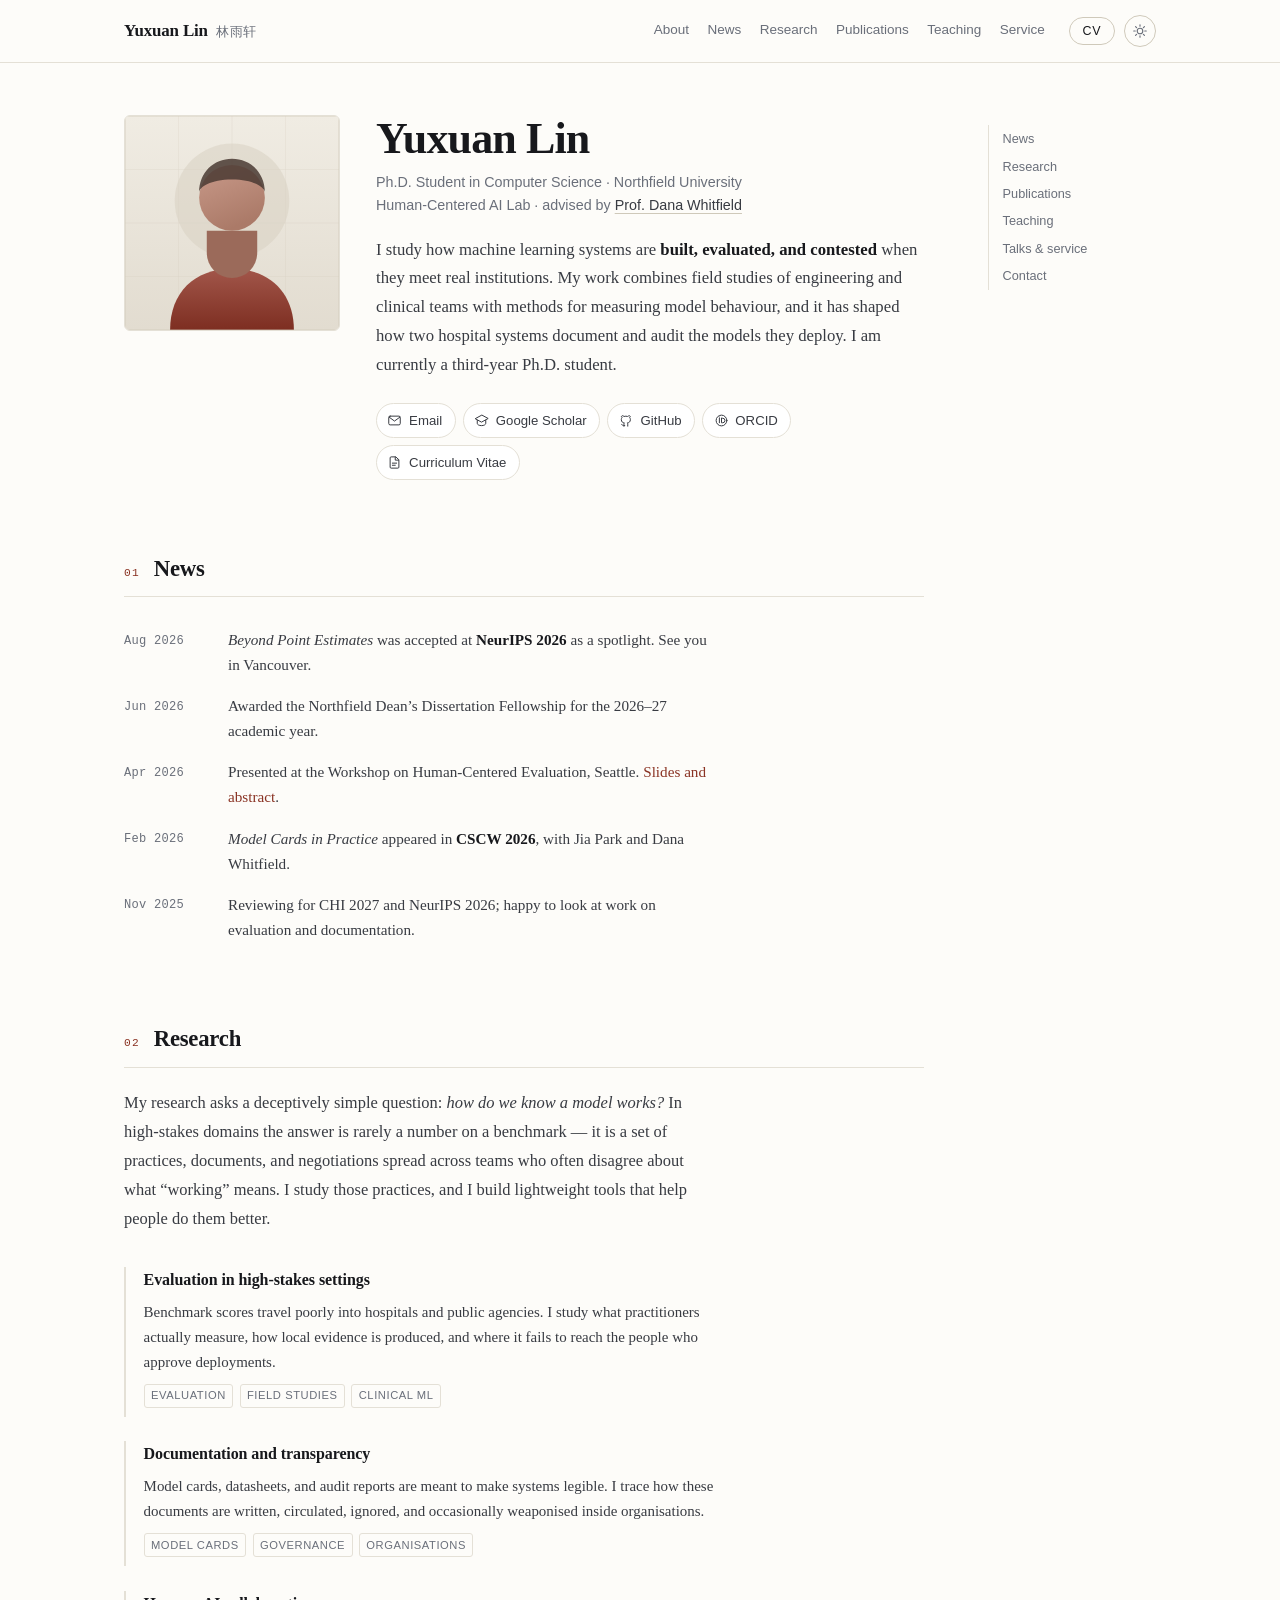
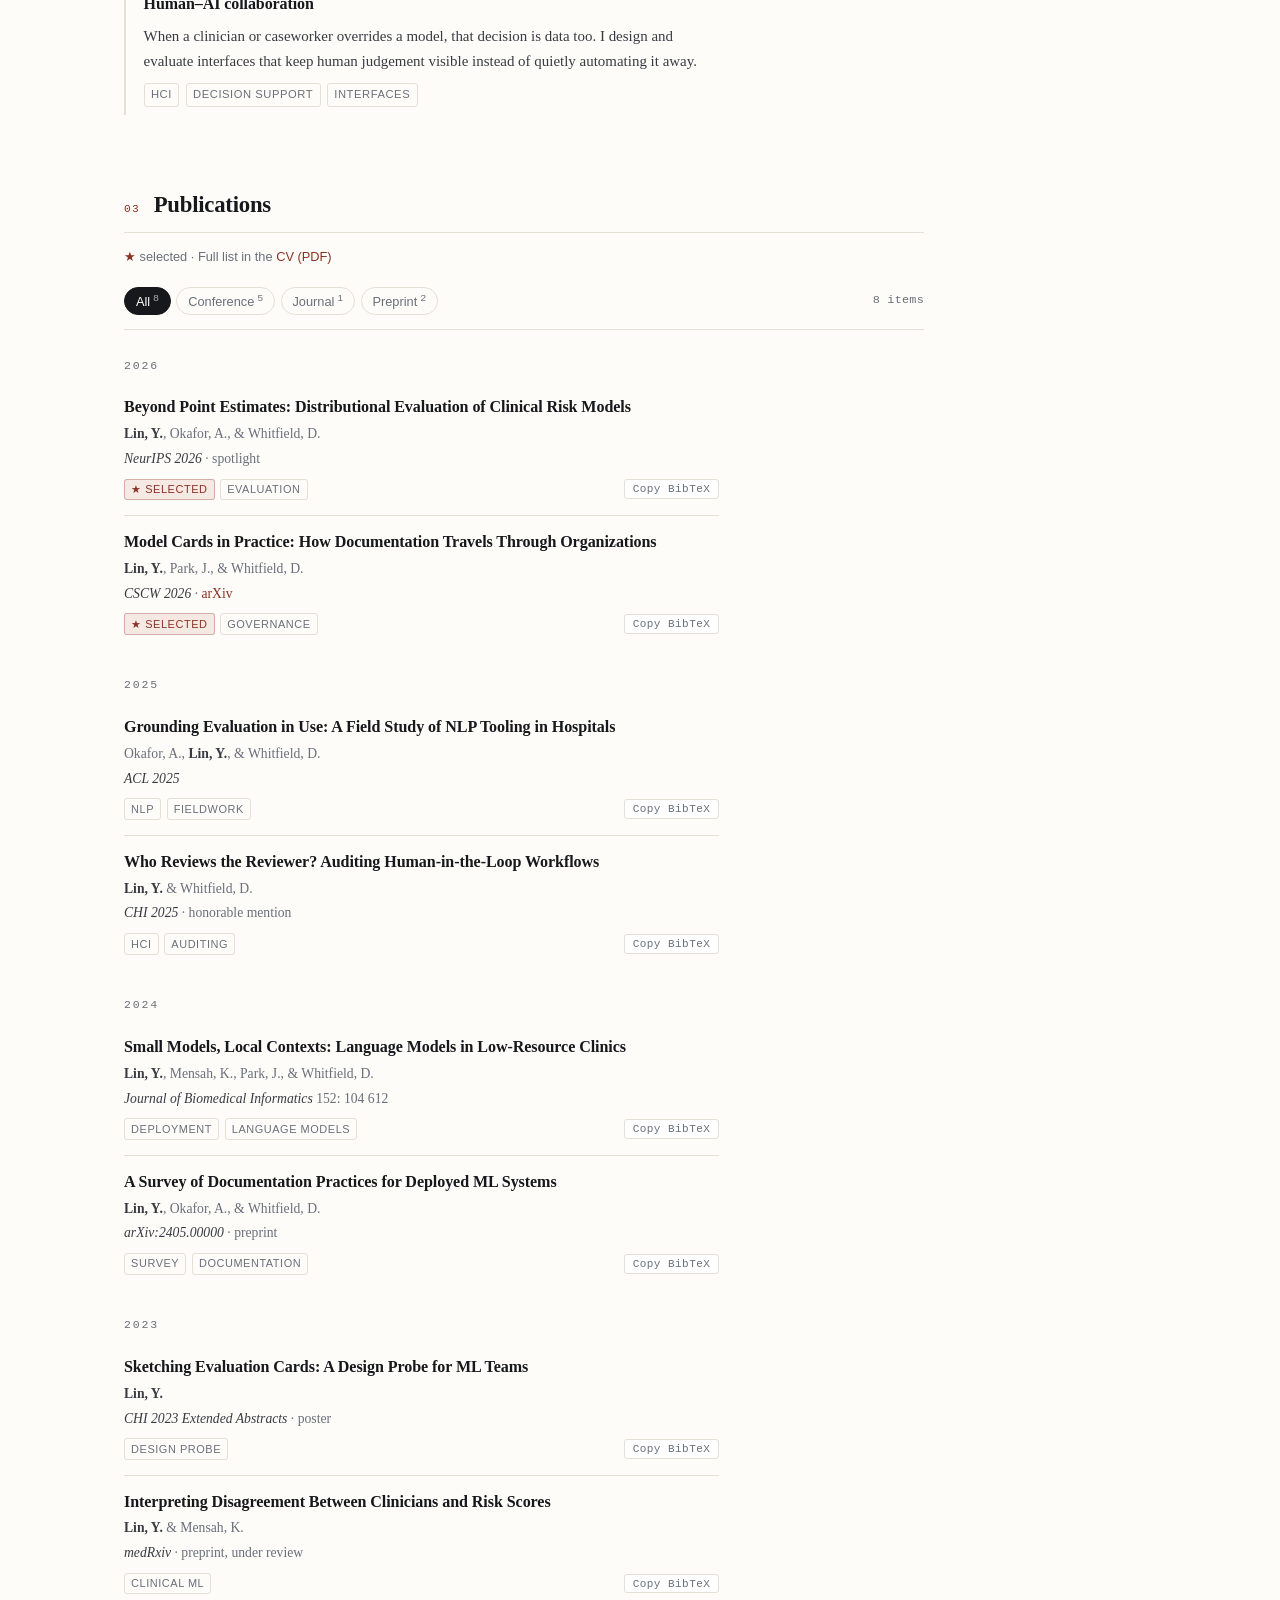
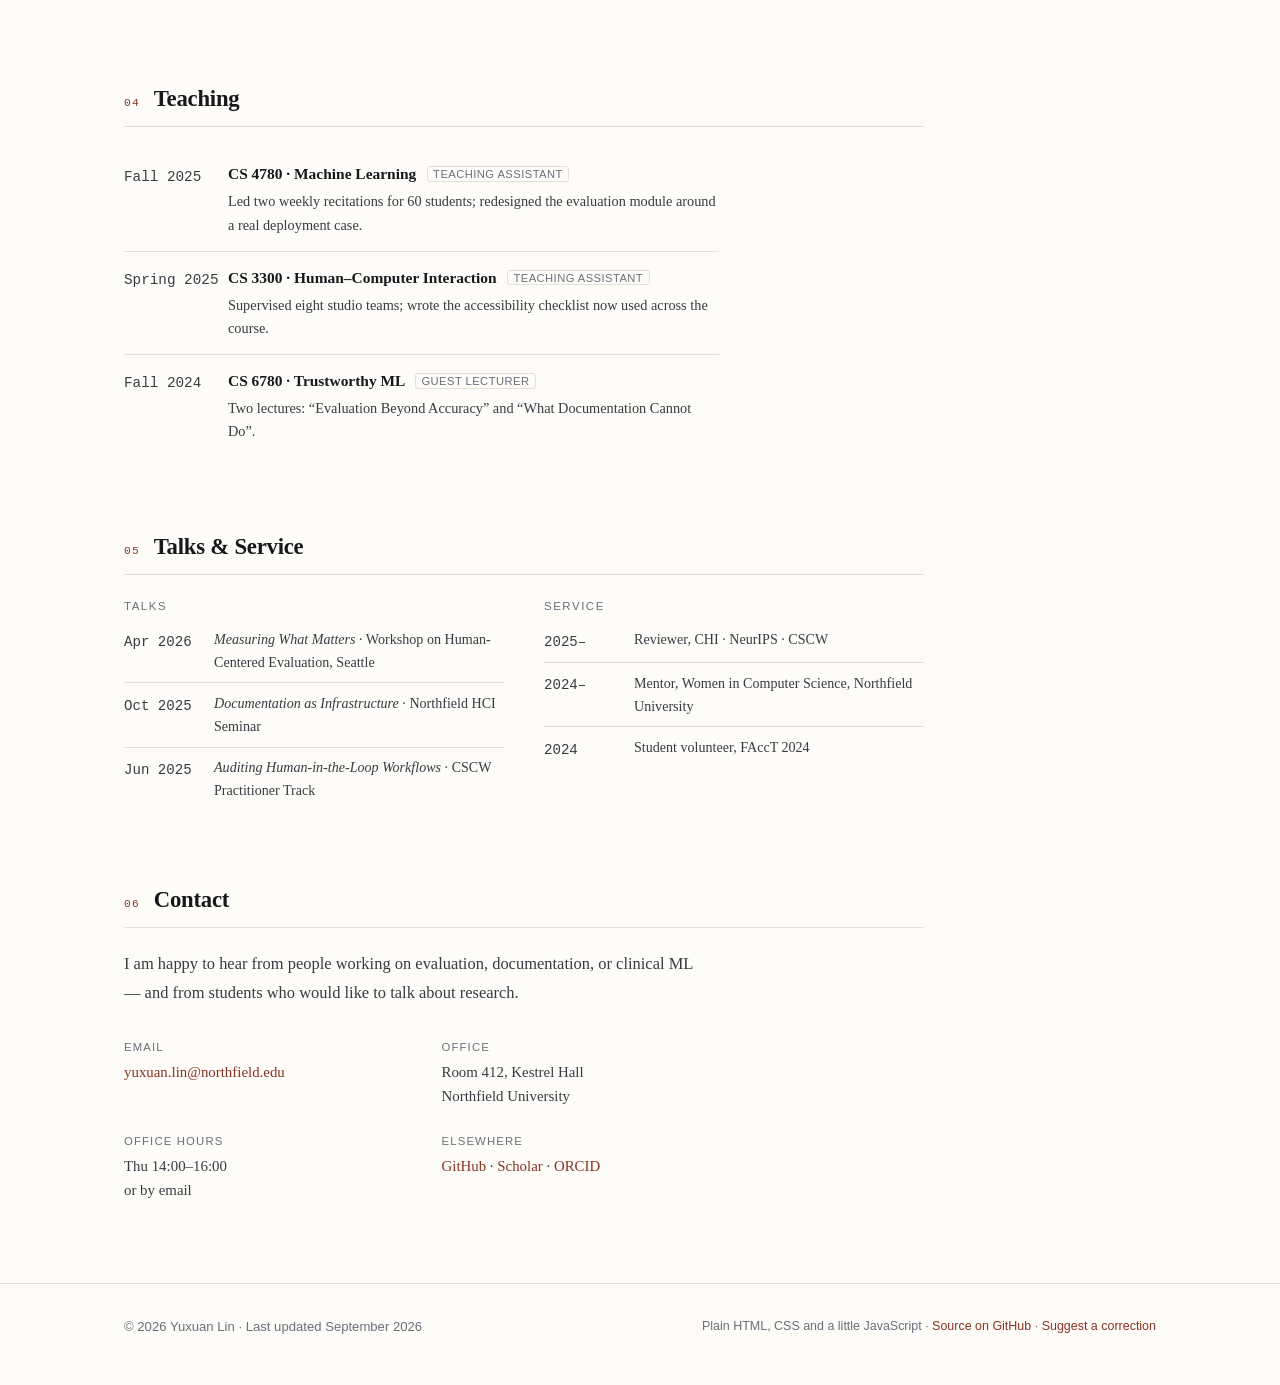
<file: homepage/index.html>
<!DOCTYPE html>
<html lang="en" data-theme="light">
<head>
<meta charset="UTF-8">
<meta name="viewport" content="width=device-width, initial-scale=1">
<title>Yuxuan Lin · Ph.D. Student in Computer Science</title>

<meta name="description" content="Yuxuan Lin is a Ph.D. student in Computer Science at Northfield University studying the evaluation of machine learning systems in high-stakes settings, model documentation, and human–AI collaboration.">
<meta name="author" content="Yuxuan Lin">
<meta name="theme-color" content="#fdfcf9" media="(prefers-color-scheme: light)">
<meta name="theme-color" content="#14161a" media="(prefers-color-scheme: dark)">

<!-- Open Graph / social preview: replace the absolute URLs after you deploy -->
<meta property="og:type" content="profile">
<meta property="og:title" content="Yuxuan Lin · Ph.D. Student in Computer Science">
<meta property="og:description" content="Human–centered evaluation of machine learning systems.">
<meta property="og:url" content="https://your-username.github.io/">
<meta property="og:image" content="https://xinghuayk.github.io/assets/og-cover.png">
<meta property="og:image:width" content="1200">
<meta property="og:image:height" content="630">
<meta property="og:image:alt" content="Yuxuan Lin — academic homepage cover">
<meta name="twitter:card" content="summary_large_image">
<meta name="twitter:title" content="Yuxuan Lin · Ph.D. Student in Computer Science">
<meta name="twitter:description" content="Human–centered evaluation of machine learning systems.">
<meta name="twitter:image" content="https://xinghuayk.github.io/assets/og-cover.png">

<link rel="icon" href="assets/favicon.svg" type="image/svg+xml">
<link rel="canonical" href="https://xinghuayk.github.io/">
<link rel="stylesheet" href="styles.css">

<!-- Apply the saved (or system) colour theme before first paint, so the page never flashes. -->
<script>
(function () {
  try {
    var saved = localStorage.getItem('theme');
    var prefersDark = window.matchMedia('(prefers-color-scheme: dark)').matches;
    document.documentElement.dataset.theme = saved || (prefersDark ? 'dark' : 'light');
  } catch (e) {}
})();
</script>

<script type="application/ld+json">
{
  "@context": "https://schema.org",
  "@type": "Person",
  "name": "Yuxuan Lin",
  "alternateName": "林雨轩",
  "jobTitle": "Ph.D. Student in Computer Science",
  "email": "mailto:yuxuan.lin@northfield.edu",
  "url": "https://your-username.github.io/",
  "affiliation": { "@type": "CollegeOrUniversity", "name": "Northfield University" },
  "knowsAbout": ["Human–computer interaction", "Machine learning evaluation", "Model documentation", "Human–AI collaboration"],
  "sameAs": [
    "https://github.com/your-username",
    "https://scholar.google.com/citations?user=XXXXXXXX",
    "https://orcid.org/0000-0000-0000-0000"
  ]
}
</script>
</head>

<body>
<a class="skip-link" href="#main">Skip to content</a>

<header class="topbar">
  <div class="topbar-inner">
    <a class="brand" href="#top">
      <span class="brand-name">Yuxuan Lin</span>
      <span class="brand-cn">林雨轩</span>
    </a>

    <nav class="nav" aria-label="Section navigation">
      <a href="#top">About</a>
      <a href="#news">News</a>
      <a href="#research">Research</a>
      <a href="#publications">Publications</a>
      <a href="#teaching">Teaching</a>
      <a href="#service">Service</a>
    </nav>

    <div class="topbar-tools">
      <a class="cv-button" href="cv.html">CV</a>
      <button class="theme-toggle" type="button" aria-label="Switch to dark theme" aria-pressed="false" data-theme-toggle>
        <svg class="icon-sun" viewBox="0 0 24 24" aria-hidden="true" focusable="false">
          <circle cx="12" cy="12" r="4.2"></circle>
          <path d="M12 2.6v2.3M12 19.1v2.3M2.6 12h2.3M19.1 12h2.3M5.3 5.3l1.6 1.6M17.1 17.1l1.6 1.6M18.7 5.3l-1.6 1.6M6.9 17.1l-1.6 1.6"></path>
        </svg>
        <svg class="icon-moon" viewBox="0 0 24 24" aria-hidden="true" focusable="false">
          <path d="M20.2 14.4A8.3 8.3 0 0 1 9.6 3.8 8.6 8.6 0 1 0 20.2 14.4Z"></path>
        </svg>
      </button>
    </div>
  </div>
</header>

<main id="main">
  <div class="shell">

    <!-- ======================= HERO ======================= -->
    <section class="hero" id="top" aria-labelledby="hero-title">
      <div class="hero-photo">
        <!-- Replace assets/portrait.svg with assets/portrait.jpg and update this src. -->
        <img src="assets/portrait.svg" width="280" height="280"
             alt="Portrait of Yuxuan Lin">
      </div>

      <div class="hero-body">
        <h1 id="hero-title">Yuxuan Lin</h1>

        <p class="hero-role">
          Ph.D. Student in Computer Science · Northfield University<br>
          Human-Centered AI Lab · advised by
          <a href="https://example.edu/whitfield">Prof. Dana Whitfield</a>
        </p>

        <p class="hero-bio">
          I study how machine learning systems are <strong>built, evaluated, and contested</strong>
          when they meet real institutions. My work combines field studies of engineering and clinical
          teams with methods for measuring model behaviour, and it has shaped how two hospital systems
          document and audit the models they deploy. I am currently a third-year Ph.D. student.
        </p>

        <ul class="hero-links" aria-label="Profiles and contact">
          <li>
            <a href="mailto:yuxuan.lin@northfield.edu">
              <svg viewBox="0 0 24 24" aria-hidden="true" focusable="false"><rect x="2.8" y="5" width="18.4" height="14" rx="2.2"></rect><path d="m3.4 6.6 8.6 6.3 8.6-6.3"></path></svg>
              Email
            </a>
          </li>
          <li>
            <a href="https://scholar.google.com/citations?user=XXXXXXXX" target="_blank" rel="noopener">
              <svg viewBox="0 0 24 24" aria-hidden="true" focusable="false"><path d="M12 3.6 1.9 9.1 12 14.6l10.1-5.5z"></path><path d="M5.2 11.7v4.9c0 2 3 3.6 6.8 3.6s6.8-1.6 6.8-3.6v-4.9"></path></svg>
              Google Scholar
            </a>
          </li>
          <li>
            <a href="https://github.com/your-username" target="_blank" rel="noopener">
              <svg viewBox="0 0 24 24" aria-hidden="true" focusable="false"><path d="M9.2 20.3c-3.4 1-3.4-1.7-4.8-2M14 21v-3.1a2.7 2.7 0 0 0-.7-2.1c2.4-.3 4.9-1.2 4.9-5.4a4.3 4.3 0 0 0-1.2-3 1.9 1.9 0 0 0 0-3.1s-1-.3-3.2 1.2a11 11 0 0 0-5.7 0C5.9 4 4.9 4.3 4.9 4.3a1.9 1.9 0 0 0 0 3.1 4.3 4.3 0 0 0-1.2 3c0 4.2 2.5 5.1 4.9 5.4a2.7 2.7 0 0 0-.7 2.1V21"></path></svg>
              GitHub
            </a>
          </li>
          <li>
            <a href="https://orcid.org/0000-0000-0000-0000" target="_blank" rel="noopener">
              <svg viewBox="0 0 24 24" aria-hidden="true" focusable="false"><circle cx="12" cy="12" r="8.6"></circle><path d="M8.6 8.4v7.2M8.6 6.5h.01M12 8.4v7.2h1.9a3.6 3.6 0 0 0 0-7.2H12"></path></svg>
              ORCID
            </a>
          </li>
          <li>
            <a href="cv.html">
              <svg viewBox="0 0 24 24" aria-hidden="true" focusable="false"><path d="M13.4 3H6.6A1.6 1.6 0 0 0 5 4.6v14.8A1.6 1.6 0 0 0 6.6 21h10.8a1.6 1.6 0 0 0 1.6-1.6V8.2z"></path><path d="M13.2 3.2v5h5.2M8.6 13h6.8M8.6 16.4h4.6"></path></svg>
              Curriculum Vitae
            </a>
          </li>
        </ul>
      </div>
    </section>

    <!-- ======================= NEWS ======================= -->
    <section class="section" id="news" aria-labelledby="news-title">
      <h2 id="news-title"><span class="eyebrow">01</span>News</h2>

      <ul class="news">
        <li>
          <time datetime="2026-08">Aug 2026</time>
          <p><em>Beyond Point Estimates</em> was accepted at <strong>NeurIPS 2026</strong> as a spotlight. See you in Vancouver.</p>
        </li>
        <li>
          <time datetime="2026-06">Jun 2026</time>
          <p>Awarded the Northfield Dean&rsquo;s Dissertation Fellowship for the 2026&ndash;27 academic year.</p>
        </li>
        <li>
          <time datetime="2026-04">Apr 2026</time>
          <p>Presented at the Workshop on Human-Centered Evaluation, Seattle. <a href="#publications">Slides and abstract</a>.</p>
        </li>
        <li>
          <time datetime="2026-02">Feb 2026</time>
          <p><em>Model Cards in Practice</em> appeared in <strong>CSCW 2026</strong>, with Jia Park and Dana Whitfield.</p>
        </li>
        <li>
          <time datetime="2025-11">Nov 2025</time>
          <p>Reviewing for CHI 2027 and NeurIPS 2026; happy to look at work on evaluation and documentation.</p>
        </li>
      </ul>
    </section>

    <!-- ======================= RESEARCH ======================= -->
    <section class="section" id="research" aria-labelledby="research-title">
      <h2 id="research-title"><span class="eyebrow">02</span>Research</h2>

      <p class="lead">
        My research asks a deceptively simple question: <em>how do we know a model works?</em>
        In high-stakes domains the answer is rarely a number on a benchmark &mdash; it is a set of
        practices, documents, and negotiations spread across teams who often disagree about what
        &ldquo;working&rdquo; means. I study those practices, and I build lightweight tools that help
        people do them better.
      </p>

      <div class="interests">
        <article class="interest">
          <h3>Evaluation in high-stakes settings</h3>
          <p>
            Benchmark scores travel poorly into hospitals and public agencies. I study what
            practitioners actually measure, how local evidence is produced, and where it fails to
            reach the people who approve deployments.
          </p>
          <p class="keywords"><span>Evaluation</span><span>Field studies</span><span>Clinical ML</span></p>
        </article>

        <article class="interest">
          <h3>Documentation and transparency</h3>
          <p>
            Model cards, datasheets, and audit reports are meant to make systems legible. I trace how
            these documents are written, circulated, ignored, and occasionally weaponised inside
            organisations.
          </p>
          <p class="keywords"><span>Model cards</span><span>Governance</span><span>Organisations</span></p>
        </article>

        <article class="interest">
          <h3>Human&ndash;AI collaboration</h3>
          <p>
            When a clinician or caseworker overrides a model, that decision is data too. I design and
            evaluate interfaces that keep human judgement visible instead of quietly automating it away.
          </p>
          <p class="keywords"><span>HCI</span><span>Decision support</span><span>Interfaces</span></p>
        </article>
      </div>
    </section>

    <!-- ======================= PUBLICATIONS ======================= -->
    <section class="section" id="publications" aria-labelledby="publications-title">
      <h2 id="publications-title"><span class="eyebrow">03</span>Publications</h2>

      <p class="section-note">
        <span class="legend"><span class="star" aria-hidden="true">★</span> selected</span>
        ·
        <span>Full list in the <a href="assets/cv.pdf">CV (PDF)</a></span>
      </p>

      <div class="pub-toolbar">
        <div class="filters" role="group" aria-label="Filter publications by type">
          <button type="button" class="chip is-active" data-filter="all" aria-pressed="true">All<sup>8</sup></button>
          <button type="button" class="chip" data-filter="conference" aria-pressed="false">Conference<sup>5</sup></button>
          <button type="button" class="chip" data-filter="journal" aria-pressed="false">Journal<sup>1</sup></button>
          <button type="button" class="chip" data-filter="preprint" aria-pressed="false">Preprint<sup>2</sup></button>
        </div>
        <p class="pub-count" role="status" aria-live="polite">8 items</p>
      </div>

      <div class="pub-list" id="pub-list">

        <div class="pub-year" data-year-group>
          <p class="year">2026</p>

          <article class="pub" data-type="conference">
            <h3 class="pub-title"><a href="#">Beyond Point Estimates: Distributional Evaluation of Clinical Risk Models</a></h3>
            <p class="pub-authors"><strong>Lin, Y.</strong>, Okafor, A., &amp; Whitfield, D.</p>
            <p class="pub-venue"><em>NeurIPS 2026</em> · spotlight</p>
            <div class="pub-tools">
              <span class="tag tag--selected"><span aria-hidden="true">★</span> selected</span>
              <span class="tag">Evaluation</span>
              <button type="button" class="bib" data-bibtex="@inproceedings{lin2026beyond,
  title     = {Beyond Point Estimates: Distributional Evaluation of Clinical Risk Models},
  author    = {Lin, Yuxuan and Okafor, Adaeze and Whitfield, Dana},
  booktitle = {Advances in Neural Information Processing Systems (NeurIPS)},
  year      = {2026},
  note      = {Spotlight}
}">Copy BibTeX</button>
            </div>
          </article>

          <article class="pub" data-type="conference">
            <h3 class="pub-title"><a href="#">Model Cards in Practice: How Documentation Travels Through Organizations</a></h3>
            <p class="pub-authors"><strong>Lin, Y.</strong>, Park, J., &amp; Whitfield, D.</p>
            <p class="pub-venue"><em>CSCW 2026</em> · <a href="#">arXiv</a></p>
            <div class="pub-tools">
              <span class="tag tag--selected"><span aria-hidden="true">★</span> selected</span>
              <span class="tag">Governance</span>
              <button type="button" class="bib" data-bibtex="@inproceedings{lin2026modelcards,
  title     = {Model Cards in Practice: How Documentation Travels Through Organizations},
  author    = {Lin, Yuxuan and Park, Jia and Whitfield, Dana},
  booktitle = {Proceedings of CSCW},
  year      = {2026}
}">Copy BibTeX</button>
            </div>
          </article>
        </div>

        <div class="pub-year" data-year-group>
          <p class="year">2025</p>

          <article class="pub" data-type="conference">
            <h3 class="pub-title"><a href="#">Grounding Evaluation in Use: A Field Study of NLP Tooling in Hospitals</a></h3>
            <p class="pub-authors">Okafor, A., <strong>Lin, Y.</strong>, &amp; Whitfield, D.</p>
            <p class="pub-venue"><em>ACL 2025</em></p>
            <div class="pub-tools">
              <span class="tag">NLP</span>
              <span class="tag">Fieldwork</span>
              <button type="button" class="bib" data-bibtex="@inproceedings{okafor2025grounding,
  title     = {Grounding Evaluation in Use: A Field Study of NLP Tooling in Hospitals},
  author    = {Okafor, Adaeze and Lin, Yuxuan and Whitfield, Dana},
  booktitle = {Proceedings of ACL},
  year      = {2025}
}">Copy BibTeX</button>
            </div>
          </article>

          <article class="pub" data-type="conference">
            <h3 class="pub-title"><a href="#">Who Reviews the Reviewer? Auditing Human-in-the-Loop Workflows</a></h3>
            <p class="pub-authors"><strong>Lin, Y.</strong> &amp; Whitfield, D.</p>
            <p class="pub-venue"><em>CHI 2025</em> · honorable mention</p>
            <div class="pub-tools">
              <span class="tag">HCI</span>
              <span class="tag">Auditing</span>
              <button type="button" class="bib" data-bibtex="@inproceedings{lin2025who,
  title     = {Who Reviews the Reviewer? Auditing Human-in-the-Loop Workflows},
  author    = {Lin, Yuxuan and Whitfield, Dana},
  booktitle = {Proceedings of CHI},
  year      = {2025}
}">Copy BibTeX</button>
            </div>
          </article>
        </div>

        <div class="pub-year" data-year-group>
          <p class="year">2024</p>

          <article class="pub" data-type="journal">
            <h3 class="pub-title"><a href="#">Small Models, Local Contexts: Language Models in Low-Resource Clinics</a></h3>
            <p class="pub-authors"><strong>Lin, Y.</strong>, Mensah, K., Park, J., &amp; Whitfield, D.</p>
            <p class="pub-venue"><em>Journal of Biomedical Informatics</em> 152: 104&nbsp;612</p>
            <div class="pub-tools">
              <span class="tag">Deployment</span>
              <span class="tag">Language models</span>
              <button type="button" class="bib" data-bibtex="@article{lin2024small,
  title   = {Small Models, Local Contexts: Language Models in Low-Resource Clinics},
  author  = {Lin, Yuxuan and Mensah, Kwame and Park, Jia and Whitfield, Dana},
  journal = {Journal of Biomedical Informatics},
  volume  = {152},
  pages   = {104612},
  year    = {2024}
}">Copy BibTeX</button>
            </div>
          </article>

          <article class="pub" data-type="preprint">
            <h3 class="pub-title"><a href="#">A Survey of Documentation Practices for Deployed ML Systems</a></h3>
            <p class="pub-authors"><strong>Lin, Y.</strong>, Okafor, A., &amp; Whitfield, D.</p>
            <p class="pub-venue"><em>arXiv:2405.00000</em> · preprint</p>
            <div class="pub-tools">
              <span class="tag">Survey</span>
              <span class="tag">Documentation</span>
              <button type="button" class="bib" data-bibtex="@misc{lin2024survey,
  title        = {A Survey of Documentation Practices for Deployed ML Systems},
  author       = {Lin, Yuxuan and Okafor, Adaeze and Whitfield, Dana},
  year         = {2024},
  eprint       = {2405.00000},
  archivePrefix = {arXiv}
}">Copy BibTeX</button>
            </div>
          </article>
        </div>

        <div class="pub-year" data-year-group>
          <p class="year">2023</p>

          <article class="pub" data-type="conference">
            <h3 class="pub-title"><a href="#">Sketching Evaluation Cards: A Design Probe for ML Teams</a></h3>
            <p class="pub-authors"><strong>Lin, Y.</strong></p>
            <p class="pub-venue"><em>CHI 2023 Extended Abstracts</em> · poster</p>
            <div class="pub-tools">
              <span class="tag">Design probe</span>
              <button type="button" class="bib" data-bibtex="@inproceedings{lin2023sketching,
  title     = {Sketching Evaluation Cards: A Design Probe for ML Teams},
  author    = {Lin, Yuxuan},
  booktitle = {CHI Extended Abstracts},
  year      = {2023}
}">Copy BibTeX</button>
            </div>
          </article>

          <article class="pub" data-type="preprint">
            <h3 class="pub-title"><a href="#">Interpreting Disagreement Between Clinicians and Risk Scores</a></h3>
            <p class="pub-authors"><strong>Lin, Y.</strong> &amp; Mensah, K.</p>
            <p class="pub-venue"><em>medRxiv</em> · preprint, under review</p>
            <div class="pub-tools">
              <span class="tag">Clinical ML</span>
              <button type="button" class="bib" data-bibtex="@misc{lin2023interpreting,
  title  = {Interpreting Disagreement Between Clinicians and Risk Scores},
  author = {Lin, Yuxuan and Mensah, Kwame},
  year   = {2023},
  note   = {Preprint, medRxiv}
}">Copy BibTeX</button>
            </div>
          </article>
        </div>

        <p class="pub-empty" hidden>No publications of this type yet.</p>
      </div>
    </section>

    <!-- ======================= TEACHING ======================= -->
    <section class="section" id="teaching" aria-labelledby="teaching-title">
      <h2 id="teaching-title"><span class="eyebrow">04</span>Teaching</h2>

      <ul class="entries">
        <li class="entry">
          <p class="entry-when">Fall 2025</p>
          <div class="entry-body">
            <h3>CS 4780 &middot; Machine Learning <span class="role">Teaching assistant</span></h3>
            <p>Led two weekly recitations for 60 students; redesigned the evaluation module around a real deployment case.</p>
          </div>
        </li>
        <li class="entry">
          <p class="entry-when">Spring 2025</p>
          <div class="entry-body">
            <h3>CS 3300 &middot; Human&ndash;Computer Interaction <span class="role">Teaching assistant</span></h3>
            <p>Supervised eight studio teams; wrote the accessibility checklist now used across the course.</p>
          </div>
        </li>
        <li class="entry">
          <p class="entry-when">Fall 2024</p>
          <div class="entry-body">
            <h3>CS 6780 &middot; Trustworthy ML <span class="role">Guest lecturer</span></h3>
            <p>Two lectures: &ldquo;Evaluation Beyond Accuracy&rdquo; and &ldquo;What Documentation Cannot Do&rdquo;.</p>
          </div>
        </li>
      </ul>
    </section>

    <!-- ======================= SERVICE / TALKS ======================= -->
    <section class="section" id="service" aria-labelledby="service-title">
      <h2 id="service-title"><span class="eyebrow">05</span>Talks &amp; Service</h2>

      <div class="columns">
        <div>
          <h3 class="mini-heading">Talks</h3>
          <ul class="entries entries--compact">
            <li class="entry">
              <p class="entry-when">Apr 2026</p>
              <div class="entry-body">
                <p><em>Measuring What Matters</em> · Workshop on Human-Centered Evaluation, Seattle</p>
              </div>
            </li>
            <li class="entry">
              <p class="entry-when">Oct 2025</p>
              <div class="entry-body">
                <p><em>Documentation as Infrastructure</em> · Northfield HCI Seminar</p>
              </div>
            </li>
            <li class="entry">
              <p class="entry-when">Jun 2025</p>
              <div class="entry-body">
                <p><em>Auditing Human-in-the-Loop Workflows</em> · CSCW Practitioner Track</p>
              </div>
            </li>
          </ul>
        </div>

        <div>
          <h3 class="mini-heading">Service</h3>
          <ul class="entries entries--compact">
            <li class="entry">
              <p class="entry-when">2025&ndash;</p>
              <div class="entry-body"><p>Reviewer, CHI · NeurIPS · CSCW</p></div>
            </li>
            <li class="entry">
              <p class="entry-when">2024&ndash;</p>
              <div class="entry-body"><p>Mentor, Women in Computer Science, Northfield University</p></div>
            </li>
            <li class="entry">
              <p class="entry-when">2024</p>
              <div class="entry-body"><p>Student volunteer, FAccT 2024</p></div>
            </li>
          </ul>
        </div>
      </div>
    </section>

    <!-- ======================= CONTACT ======================= -->
    <section class="section section--contact" id="contact" aria-labelledby="contact-title">
      <h2 id="contact-title"><span class="eyebrow">06</span>Contact</h2>

      <p class="lead">
        I am happy to hear from people working on evaluation, documentation, or clinical ML &mdash;
        and from students who would like to talk about research.
      </p>

      <dl class="contact-grid">
        <div>
          <dt>Email</dt>
          <dd><a href="mailto:yuxuan.lin@northfield.edu">yuxuan.lin@northfield.edu</a></dd>
        </div>
        <div>
          <dt>Office</dt>
          <dd>Room 412, Kestrel Hall<br>Northfield University</dd>
        </div>
        <div>
          <dt>Office hours</dt>
          <dd>Thu 14:00–16:00<br>or by email</dd>
        </div>
        <div>
          <dt>Elsewhere</dt>
          <dd>
            <a href="https://github.com/your-username">GitHub</a> ·
            <a href="https://scholar.google.com/citations?user=XXXXXXXX">Scholar</a> ·
            <a href="https://orcid.org/0000-0000-0000-0000">ORCID</a>
          </dd>
        </div>
      </dl>
    </section>

  </div><!-- /.shell -->

  <!-- Sticky table of contents, wide screens only -->
  <aside class="toc" aria-label="On this page">
    <ul>
      <li><a href="#news">News</a></li>
      <li><a href="#research">Research</a></li>
      <li><a href="#publications">Publications</a></li>
      <li><a href="#teaching">Teaching</a></li>
      <li><a href="#service">Talks &amp; service</a></li>
      <li><a href="#contact">Contact</a></li>
    </ul>
  </aside>
</main>

<footer class="footer">
  <div class="footer-inner">
    <p>&copy; <span data-year>2026</span> Yuxuan Lin · Last updated <time datetime="2026-09">September 2026</time></p>
    <p class="footer-meta">
      Plain HTML, CSS and a little JavaScript &middot;
      <a href="https://github.com/your-username/your-username.github.io">Source on GitHub</a> &middot;
      <a href="mailto:yuxuan.lin@northfield.edu">Suggest a correction</a>
    </p>
  </div>
</footer>

<div class="toast" role="status" aria-live="polite" hidden>BibTeX copied to clipboard</div>

<script src="script.js"></script>
</body>
</html>
</file>
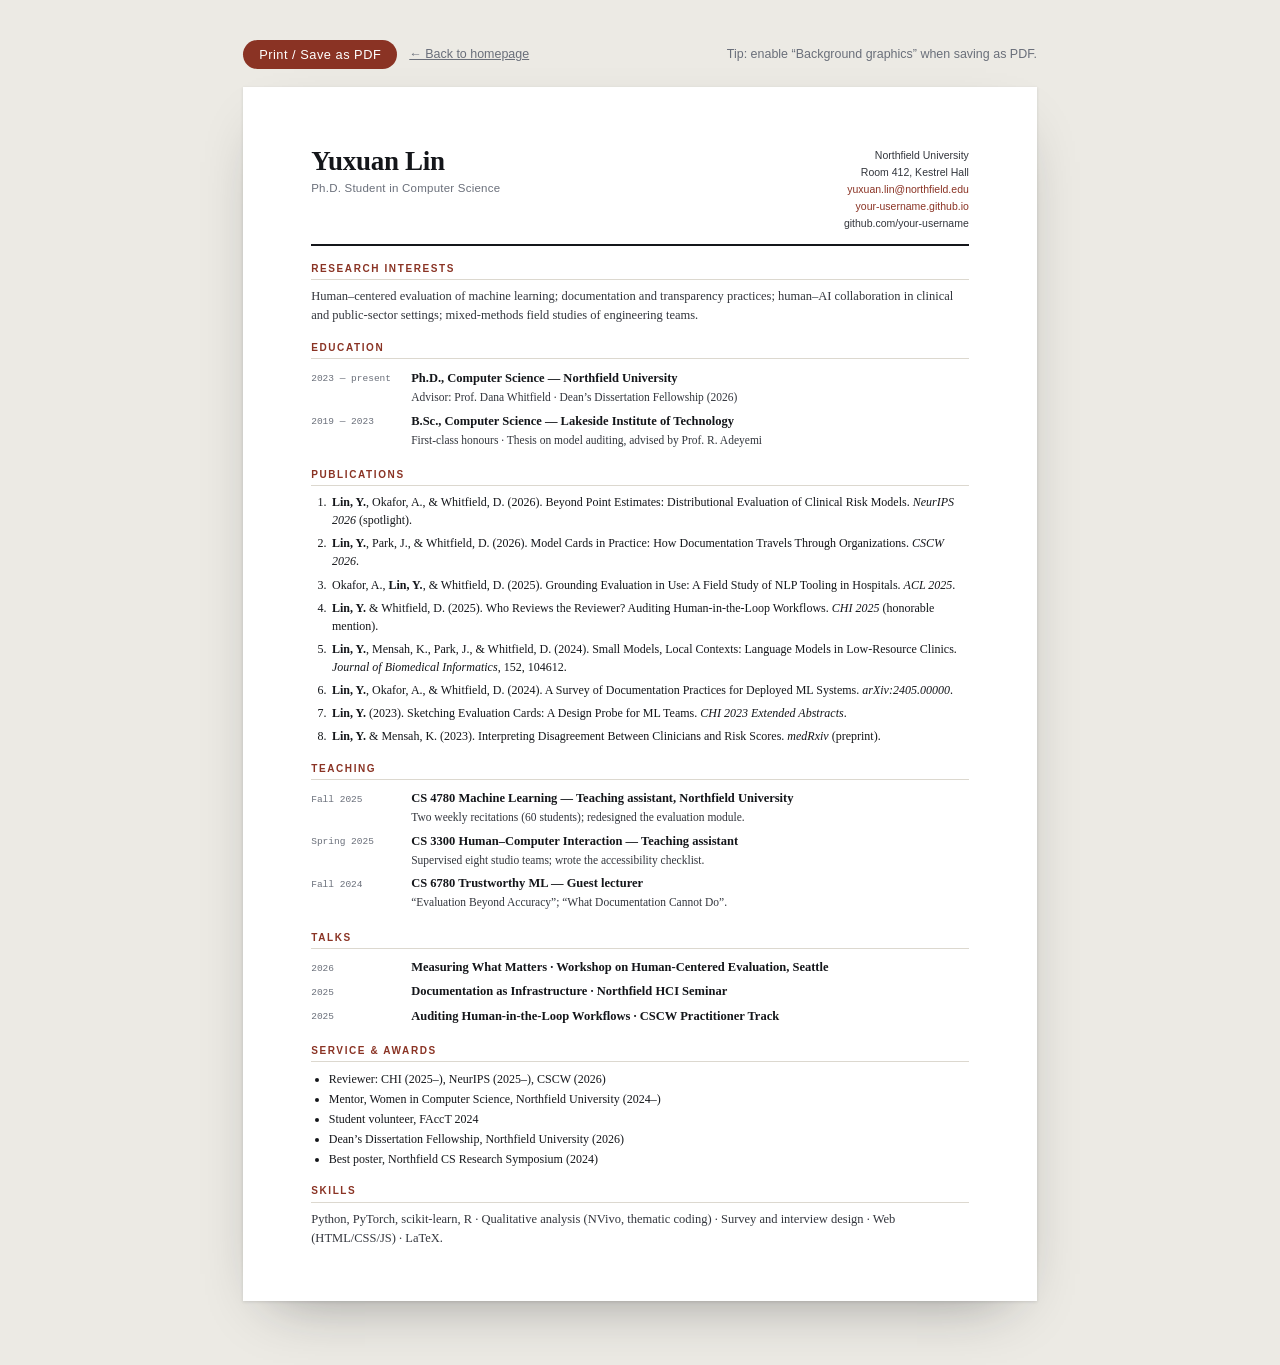
<file: homepage/cv.html>
<!DOCTYPE html>
<html lang="en">
<head>
<meta charset="UTF-8">
<meta name="viewport" content="width=device-width, initial-scale=1">
<title>Yuxuan Lin — Curriculum Vitae</title>
<link rel="icon" href="assets/favicon.svg" type="image/svg+xml">
<link rel="stylesheet" href="cv.css">
</head>
<body>

<div class="toolbar" aria-hidden="true">
  <button type="button" class="print-button" onclick="window.print()">Print / Save as PDF</button>
  <a class="back-link" href="index.html">← Back to homepage</a>
  <span class="hint">Tip: enable “Background graphics” when saving as PDF.</span>
</div>

<main class="cv">

  <header class="cv-head">
    <div>
      <h1>Yuxuan Lin</h1>
      <p class="headline">Ph.D. Student in Computer Science</p>
    </div>
    <address class="contact">
      Northfield University<br>
      Room 412, Kestrel Hall<br>
      <a href="mailto:yuxuan.lin@northfield.edu">yuxuan.lin@northfield.edu</a><br>
      <a href="https://your-username.github.io/">your-username.github.io</a><br>
      github.com/your-username
    </address>
  </header>

  <section>
    <h2>Research interests</h2>
    <p class="body">
      Human–centered evaluation of machine learning; documentation and transparency practices;
      human–AI collaboration in clinical and public-sector settings; mixed-methods field studies
      of engineering teams.
    </p>
  </section>

  <section>
    <h2>Education</h2>
    <div class="row">
      <p class="when">2023 — present</p>
      <div class="what">
        <p class="primary">Ph.D., Computer Science — Northfield University</p>
        <p class="secondary">Advisor: Prof. Dana Whitfield · Dean’s Dissertation Fellowship (2026)</p>
      </div>
    </div>
    <div class="row">
      <p class="when">2019 — 2023</p>
      <div class="what">
        <p class="primary">B.Sc., Computer Science — Lakeside Institute of Technology</p>
        <p class="secondary">First-class honours · Thesis on model auditing, advised by Prof. R. Adeyemi</p>
      </div>
    </div>
  </section>

  <section>
    <h2>Publications</h2>
    <ol class="pubs">
      <li>
        <span class="me">Lin, Y.</span>, Okafor, A., &amp; Whitfield, D. (2026).
        Beyond Point Estimates: Distributional Evaluation of Clinical Risk Models.
        <em>NeurIPS 2026</em> (spotlight).
      </li>
      <li>
        <span class="me">Lin, Y.</span>, Park, J., &amp; Whitfield, D. (2026).
        Model Cards in Practice: How Documentation Travels Through Organizations.
        <em>CSCW 2026</em>.
      </li>
      <li>
        Okafor, A., <span class="me">Lin, Y.</span>, &amp; Whitfield, D. (2025).
        Grounding Evaluation in Use: A Field Study of NLP Tooling in Hospitals.
        <em>ACL 2025</em>.
      </li>
      <li>
        <span class="me">Lin, Y.</span> &amp; Whitfield, D. (2025).
        Who Reviews the Reviewer? Auditing Human-in-the-Loop Workflows.
        <em>CHI 2025</em> (honorable mention).
      </li>
      <li>
        <span class="me">Lin, Y.</span>, Mensah, K., Park, J., &amp; Whitfield, D. (2024).
        Small Models, Local Contexts: Language Models in Low-Resource Clinics.
        <em>Journal of Biomedical Informatics</em>, 152, 104612.
      </li>
      <li>
        <span class="me">Lin, Y.</span>, Okafor, A., &amp; Whitfield, D. (2024).
        A Survey of Documentation Practices for Deployed ML Systems. <em>arXiv:2405.00000</em>.
      </li>
      <li>
        <span class="me">Lin, Y.</span> (2023). Sketching Evaluation Cards: A Design Probe for ML Teams.
        <em>CHI 2023 Extended Abstracts</em>.
      </li>
      <li>
        <span class="me">Lin, Y.</span> &amp; Mensah, K. (2023).
        Interpreting Disagreement Between Clinicians and Risk Scores. <em>medRxiv</em> (preprint).
      </li>
    </ol>
  </section>

  <section>
    <h2>Teaching</h2>
    <div class="row">
      <p class="when">Fall 2025</p>
      <div class="what">
        <p class="primary">CS 4780 Machine Learning — Teaching assistant, Northfield University</p>
        <p class="secondary">Two weekly recitations (60 students); redesigned the evaluation module.</p>
      </div>
    </div>
    <div class="row">
      <p class="when">Spring 2025</p>
      <div class="what">
        <p class="primary">CS 3300 Human–Computer Interaction — Teaching assistant</p>
        <p class="secondary">Supervised eight studio teams; wrote the accessibility checklist.</p>
      </div>
    </div>
    <div class="row">
      <p class="when">Fall 2024</p>
      <div class="what">
        <p class="primary">CS 6780 Trustworthy ML — Guest lecturer</p>
        <p class="secondary">“Evaluation Beyond Accuracy”; “What Documentation Cannot Do”.</p>
      </div>
    </div>
  </section>

  <section>
    <h2>Talks</h2>
    <div class="row">
      <p class="when">2026</p>
      <div class="what"><p class="primary">Measuring What Matters · Workshop on Human-Centered Evaluation, Seattle</p></div>
    </div>
    <div class="row">
      <p class="when">2025</p>
      <div class="what"><p class="primary">Documentation as Infrastructure · Northfield HCI Seminar</p></div>
    </div>
    <div class="row">
      <p class="when">2025</p>
      <div class="what"><p class="primary">Auditing Human-in-the-Loop Workflows · CSCW Practitioner Track</p></div>
    </div>
  </section>

  <section>
    <h2>Service &amp; awards</h2>
    <ul class="plain">
      <li>Reviewer: CHI (2025–), NeurIPS (2025–), CSCW (2026)</li>
      <li>Mentor, Women in Computer Science, Northfield University (2024–)</li>
      <li>Student volunteer, FAccT 2024</li>
      <li>Dean’s Dissertation Fellowship, Northfield University (2026)</li>
      <li>Best poster, Northfield CS Research Symposium (2024)</li>
    </ul>
  </section>

  <section>
    <h2>Skills</h2>
    <p class="body">
      Python, PyTorch, scikit-learn, R · Qualitative analysis (NVivo, thematic coding) ·
      Survey and interview design · Web (HTML/CSS/JS) · LaTeX.
    </p>
  </section>

</main>
</body>
</html>
</file>
<file: homepage/styles.css>
/* ==========================================================================
   Yuxuan Lin — academic homepage
   A single stylesheet: design tokens, layout, components, responsive, print.
   Change the palette and font stacks in :root to make it yours.
   ========================================================================== */

/* ---------- Design tokens ---------- */
:root {
  /* colour */
  --paper:        #fdfcf9;
  --paper-2:      #ffffff;
  --paper-3:      #f4f1ea;
  --ink:          #17181c;
  --ink-soft:     #383b42;
  --muted:        #6a6f7a;
  --rule:         #e4e0d6;
  --rule-strong:  #cfc9ba;
  --accent:       #8a3324;   /* brick — links, numbers, accents */
  --accent-hover: #6d2419;
  --accent-soft:  #f6e9e4;
  --navy:         #1f4b73;

  /* type */
  --serif: "Iowan Old Style", "Palatino Linotype", Palatino, "Book Antiqua",
           Georgia, "Songti SC", "SimSun", serif;
  --sans: "Inter", -apple-system, BlinkMacSystemFont, "Segoe UI", Roboto,
          "Helvetica Neue", "PingFang SC", "Microsoft YaHei", sans-serif;
  --mono: ui-monospace, "SF Mono", "Cascadia Mono", "JetBrains Mono", Consolas,
          "Liberation Mono", monospace;

  /* space & shape */
  --measure: 70ch;
  --radius: 6px;
  --shell: 1080px;
  --topbar-h: 62px;
}

[data-theme="dark"] {
  --paper:        #14161a;
  --paper-2:      #1b1e24;
  --paper-3:      #21252c;
  --ink:          #eceae4;
  --ink-soft:     #c8c6c0;
  --muted:        #969aa4;
  --rule:         #2c3037;
  --rule-strong:  #3d424b;
  --accent:       #e89984;
  --accent-hover: #f3b3a1;
  --accent-soft:  #3a2723;
  --navy:         #93b9dd;
}

/* ---------- Reset-ish ---------- */
*, *::before, *::after { box-sizing: border-box; }

html {
  -webkit-text-size-adjust: 100%;
  scroll-behavior: smooth;
}

body {
  margin: 0;
  background: var(--paper);
  color: var(--ink);
  font-family: var(--serif);
  font-size: 17px;
  line-height: 1.65;
  -webkit-font-smoothing: antialiased;
  text-rendering: optimizeLegibility;
}

img { max-width: 100%; height: auto; display: block; }

a {
  color: var(--accent);
  text-decoration: none;
  text-underline-offset: .18em;
  text-decoration-thickness: .06em;
}
a:hover { color: var(--accent-hover); text-decoration: underline; }

p { margin: 0 0 1rem; }
p:last-child { margin-bottom: 0; }

::selection { background: var(--accent-soft); color: var(--ink); }

:focus-visible {
  outline: 2px solid var(--accent);
  outline-offset: 3px;
  border-radius: 2px;
}

.skip-link {
  position: absolute;
  left: -9999px;
  top: 0;
  z-index: 200;
  background: var(--ink);
  color: var(--paper);
  padding: .6rem 1rem;
  font-family: var(--sans);
  font-size: .85rem;
}
.skip-link:focus { left: .75rem; top: .75rem; }

/* ==========================================================================
   Top bar
   ========================================================================== */
.topbar {
  position: sticky;
  top: 0;
  z-index: 60;
  background: var(--paper); /* fallback for browsers without color-mix() */
  background: color-mix(in srgb, var(--paper) 88%, transparent);
  backdrop-filter: saturate(150%) blur(12px);
  -webkit-backdrop-filter: saturate(150%) blur(12px);
  border-bottom: 1px solid var(--rule);
}

.topbar-inner {
  max-width: var(--shell);
  margin: 0 auto;
  padding: 0 1.5rem;
  min-height: var(--topbar-h);
  display: flex;
  align-items: center;
  gap: 1.5rem;
}

.brand {
  display: flex;
  align-items: baseline;
  gap: .5rem;
  color: var(--ink);
  flex: none;
}
.brand:hover { color: var(--ink); text-decoration: none; }
.brand-name {
  font-family: var(--serif);
  font-size: 1.06rem;
  font-weight: 600;
  letter-spacing: -.01em;
}
.brand-cn {
  font-size: .8rem;
  color: var(--muted);
  letter-spacing: .06em;
}

.nav {
  display: flex;
  align-items: center;
  gap: 1.15rem;
  margin-left: auto;
  font-family: var(--sans);
  font-size: .845rem;
}
.nav a {
  color: var(--muted);
  padding: .35rem 0;
  border-bottom: 1px solid transparent;
  white-space: nowrap;
}
.nav a:hover { color: var(--ink); text-decoration: none; border-bottom-color: var(--rule-strong); }
.nav a.is-active { color: var(--ink); border-bottom-color: var(--accent); }

.topbar-tools {
  display: flex;
  align-items: center;
  gap: .55rem;
  flex: none;
}

.cv-button {
  font-family: var(--sans);
  font-size: .78rem;
  letter-spacing: .06em;
  text-transform: uppercase;
  color: var(--ink);
  border: 1px solid var(--rule-strong);
  border-radius: 999px;
  padding: .32rem .8rem;
  line-height: 1.2;
}
.cv-button:hover {
  background: var(--ink);
  border-color: var(--ink);
  color: var(--paper);
  text-decoration: none;
}

.theme-toggle {
  display: inline-grid;
  place-items: center;
  width: 32px;
  height: 32px;
  padding: 0;
  background: transparent;
  border: 1px solid var(--rule-strong);
  border-radius: 999px;
  color: var(--muted);
  cursor: pointer;
  transition: color .15s ease, border-color .15s ease, background .15s ease;
}
.theme-toggle:hover { color: var(--ink); border-color: var(--ink); }
.theme-toggle svg {
  width: 16px;
  height: 16px;
  fill: none;
  stroke: currentColor;
  stroke-width: 1.7;
  stroke-linecap: round;
  stroke-linejoin: round;
}
[data-theme="light"] .icon-moon,
[data-theme="dark"] .icon-sun { display: none; }

/* ==========================================================================
   Page frame
   ========================================================================== */
main {
  max-width: var(--shell);
  margin: 0 auto;
  padding: 0 1.5rem 5rem;
  display: grid;
  grid-template-columns: minmax(0, 1fr) 168px;
  gap: 4rem;
}

.shell { min-width: 0; padding-top: 3.25rem; }

/* ---------- Sticky on-page contents ---------- */
.toc {
  position: sticky;
  top: calc(var(--topbar-h) + 2rem);
  align-self: start;
  margin-top: 3.9rem;
  font-family: var(--sans);
  font-size: .795rem;
  border-left: 1px solid var(--rule);
}
.toc ul { list-style: none; margin: 0; padding: 0; }
.toc a {
  display: block;
  color: var(--muted);
  padding: .3rem 0 .3rem .85rem;
  margin-left: -1px;
  border-left: 1px solid transparent;
  line-height: 1.4;
}
.toc a:hover { color: var(--ink); text-decoration: none; }
.toc a.is-current {
  color: var(--accent);
  border-left-color: var(--accent);
  font-weight: 500;
}

/* ==========================================================================
   Hero
   ========================================================================== */
.hero {
  display: grid;
  grid-template-columns: 216px minmax(0, 1fr);
  gap: 2.25rem;
  align-items: start;
  scroll-margin-top: calc(var(--topbar-h) + 1rem);
}

.hero-photo img {
  width: 100%;
  aspect-ratio: 1 / 1;
  object-fit: cover;
  border-radius: var(--radius);
  border: 1px solid var(--rule);
  background: var(--paper-3);
}

.hero-body { min-width: 0; }

h1 {
  font-family: var(--serif);
  font-size: clamp(2rem, 4.6vw, 2.75rem);
  line-height: 1.1;
  font-weight: 600;
  letter-spacing: -.02em;
  margin: 0 0 .5rem;
}

.hero-role {
  font-family: var(--sans);
  font-size: .895rem;
  line-height: 1.6;
  color: var(--muted);
  margin-bottom: 1.15rem;
}
.hero-role a { color: var(--ink-soft); text-decoration: underline; text-decoration-color: var(--rule-strong); }
.hero-role a:hover { color: var(--accent); text-decoration-color: var(--accent); }

.hero-bio {
  font-size: 1.045rem;
  line-height: 1.72;
  color: var(--ink-soft);
  max-width: var(--measure);
  margin-bottom: 1.5rem;
}
.hero-bio strong { color: var(--ink); font-weight: 600; }

.hero-links {
  list-style: none;
  margin: 0;
  padding: 0;
  display: flex;
  flex-wrap: wrap;
  gap: .45rem;
}
.hero-links a {
  display: inline-flex;
  align-items: center;
  gap: .42rem;
  font-family: var(--sans);
  font-size: .825rem;
  color: var(--ink-soft);
  border: 1px solid var(--rule);
  border-radius: 999px;
  padding: .34rem .78rem .34rem .65rem;
  background: var(--paper-2);
  transition: border-color .15s ease, color .15s ease, transform .15s ease;
}
.hero-links a:hover {
  color: var(--accent);
  border-color: var(--accent);
  text-decoration: none;
  transform: translateY(-1px);
}
.hero-links svg {
  width: 15px;
  height: 15px;
  fill: none;
  stroke: currentColor;
  stroke-width: 1.6;
  stroke-linecap: round;
  stroke-linejoin: round;
  flex: none;
}

/* ==========================================================================
   Sections
   ========================================================================== */
.section {
  margin-top: 4.4rem;
  scroll-margin-top: calc(var(--topbar-h) + 1.2rem);
}

.section h2 {
  display: flex;
  align-items: baseline;
  gap: .85rem;
  font-family: var(--serif);
  font-size: 1.42rem;
  font-weight: 600;
  letter-spacing: -.01em;
  margin: 0 0 1.35rem;
  padding-bottom: .55rem;
  border-bottom: 1px solid var(--rule);
}

.eyebrow {
  font-family: var(--mono);
  font-size: .7rem;
  letter-spacing: .12em;
  color: var(--accent);
  font-weight: 400;
  flex: none;
}

.lead {
  font-size: 1.03rem;
  line-height: 1.75;
  color: var(--ink-soft);
  max-width: var(--measure);
}

.section-note {
  font-family: var(--sans);
  font-size: .8rem;
  color: var(--muted);
  margin: -.55rem 0 1.25rem;
}
.legend { white-space: nowrap; }
.star { color: var(--accent); }

/* ---------- News ---------- */
.news {
  list-style: none;
  margin: 0;
  padding: 0;
  max-width: var(--measure);
}
.news li {
  display: grid;
  grid-template-columns: 84px minmax(0, 1fr);
  gap: 1.25rem;
  padding: .5rem 0;
}
.news time {
  font-family: var(--mono);
  font-size: .755rem;
  color: var(--muted);
  letter-spacing: .02em;
  padding-top: .28rem;
  white-space: nowrap;
}
.news p { font-size: .95rem; color: var(--ink-soft); margin: 0; }
.news strong { color: var(--ink); font-weight: 600; }
.news em { font-style: italic; }

/* ---------- Research interests ---------- */
.interests {
  display: grid;
  gap: 1.55rem;
  margin-top: 2.1rem;
  max-width: var(--measure);
}
.interest {
  display: grid;
  grid-template-columns: minmax(0, 1fr);
  padding-left: 1.1rem;
  border-left: 2px solid var(--rule);
  transition: border-color .2s ease;
}
.interest:hover { border-left-color: var(--accent); }
.interest h3 {
  font-size: 1rem;
  font-weight: 600;
  margin: 0 0 .4rem;
  letter-spacing: -.005em;
}
.interest p {
  font-size: .935rem;
  line-height: 1.68;
  color: var(--ink-soft);
  margin-bottom: .55rem;
}
.keywords {
  display: flex;
  flex-wrap: wrap;
  gap: .4rem;
  font-family: var(--sans);
}
.keywords span {
  font-size: .7rem;
  letter-spacing: .05em;
  text-transform: uppercase;
  color: var(--muted);
  border: 1px solid var(--rule);
  border-radius: 3px;
  padding: .1rem .4rem;
}

/* ---------- Publications ---------- */
.pub-toolbar {
  display: flex;
  flex-wrap: wrap;
  align-items: center;
  justify-content: space-between;
  gap: .8rem;
  margin-bottom: .35rem;
  padding-bottom: .9rem;
  border-bottom: 1px solid var(--rule);
}

.filters { display: flex; flex-wrap: wrap; gap: .35rem; }
.chip {
  font-family: var(--sans);
  font-size: .8rem;
  color: var(--muted);
  background: transparent;
  border: 1px solid var(--rule);
  border-radius: 999px;
  padding: .26rem .68rem;
  cursor: pointer;
  transition: color .15s ease, border-color .15s ease, background .15s ease;
}
.chip:hover { color: var(--ink); border-color: var(--rule-strong); }
.chip sup {
  font-size: .62rem;
  margin-left: .2rem;
  color: var(--muted);
  vertical-align: super;
}
.chip.is-active {
  background: var(--ink);
  border-color: var(--ink);
  color: var(--paper);
}
.chip.is-active sup { color: var(--paper); opacity: .65; }

.pub-count {
  font-family: var(--mono);
  font-size: .74rem;
  color: var(--muted);
  margin: 0;
  letter-spacing: .02em;
}

.pub-year { margin-top: 1.6rem; }
.pub-year .year {
  font-family: var(--mono);
  font-size: .72rem;
  letter-spacing: .16em;
  color: var(--muted);
  margin: 0 0 .45rem;
}
.pub-year.is-empty { display: none; }

.pub {
  padding: .85rem 0 .95rem;
  border-bottom: 1px solid var(--rule);
  max-width: var(--measure);
}
.pub:last-child { border-bottom: none; }
.pub[hidden] { display: none; }

.pub-title {
  font-size: 1.005rem;
  font-weight: 600;
  line-height: 1.45;
  margin: 0 0 .28rem;
  letter-spacing: -.005em;
}
.pub-title a { color: var(--ink); }
.pub-title a:hover { color: var(--accent); text-decoration: underline; }

.pub-authors {
  font-size: .855rem;
  color: var(--muted);
  margin: 0 0 .14rem;
}
.pub-authors strong { color: var(--ink-soft); font-weight: 600; }

.pub-venue {
  font-size: .855rem;
  color: var(--muted);
  margin: 0 0 .5rem;
}
.pub-venue em { font-style: italic; color: var(--ink-soft); }
.pub-venue a { color: var(--accent); }

.pub-tools {
  display: flex;
  flex-wrap: wrap;
  align-items: center;
  gap: .35rem;
}
.tag {
  font-family: var(--sans);
  font-size: .685rem;
  letter-spacing: .05em;
  text-transform: uppercase;
  color: var(--muted);
  border: 1px solid var(--rule);
  border-radius: 3px;
  padding: .1rem .38rem;
  line-height: 1.5;
}
.tag--selected {
  color: var(--accent);
  border-color: currentColor; /* fallback for browsers without color-mix() */
  border-color: color-mix(in srgb, var(--accent) 32%, transparent);
  background: var(--accent-soft);
}

.bib {
  margin-left: auto;
  font-family: var(--mono);
  font-size: .69rem;
  letter-spacing: .04em;
  color: var(--muted);
  background: var(--paper-2);
  border: 1px solid var(--rule);
  border-radius: 3px;
  padding: .18rem .48rem;
  cursor: pointer;
  transition: color .15s ease, border-color .15s ease;
}
.bib:hover { color: var(--accent); border-color: var(--accent); }
.bib.is-copied { color: var(--accent); border-color: var(--accent); }

.pub-empty {
  font-size: .92rem;
  color: var(--muted);
  padding: 1.2rem 0;
  margin: 0;
}

/* ---------- Teaching / talks / service entries ---------- */
.entries {
  list-style: none;
  margin: 0;
  padding: 0;
  max-width: var(--measure);
}
.entry {
  display: grid;
  grid-template-columns: 84px minmax(0, 1fr);
  gap: 1.25rem;
  padding: .9rem 0;
  border-bottom: 1px solid var(--rule);
}
.entry:last-child { border-bottom: none; }
.entry-when {
  font-family: var(--mono);
  font-size: .75rem;
  color: var(--muted);
  margin: 0;
  padding-top: .16rem;
  white-space: nowrap;
}
.entry h3 {
  font-size: .965rem;
  font-weight: 600;
  margin: 0 0 .3rem;
  line-height: 1.45;
}
.entry p {
  font-size: .895rem;
  color: var(--ink-soft);
  line-height: 1.62;
  margin: 0;
}
.role {
  font-family: var(--sans);
  font-size: .7rem;
  font-weight: 400;
  letter-spacing: .04em;
  text-transform: uppercase;
  color: var(--muted);
  border: 1px solid var(--rule);
  border-radius: 3px;
  padding: .05rem .35rem;
  margin-left: .4rem;
  white-space: nowrap;
  vertical-align: 1px;
}
.entries--compact .entry { padding: .55rem 0; }
.entries--compact .entry p { font-size: .88rem; }

.columns {
  display: grid;
  grid-template-columns: 1fr 1fr;
  gap: 2.5rem;
}
.mini-heading {
  font-family: var(--sans);
  font-size: .72rem;
  letter-spacing: .13em;
  text-transform: uppercase;
  color: var(--muted);
  font-weight: 500;
  margin: 0 0 .2rem;
}
.columns .entries { max-width: none; }
.columns .entry { grid-template-columns: 74px minmax(0, 1fr); gap: 1rem; }

/* ---------- Contact ---------- */
.contact-grid {
  display: grid;
  grid-template-columns: 1fr 1fr;
  gap: 1.5rem 2.5rem;
  margin: 1.9rem 0 0;
  max-width: var(--measure);
}
.contact-grid dt {
  font-family: var(--sans);
  font-size: .71rem;
  letter-spacing: .1em;
  text-transform: uppercase;
  color: var(--muted);
  margin-bottom: .25rem;
}
.contact-grid dd {
  margin: 0;
  font-size: .93rem;
  line-height: 1.6;
  color: var(--ink-soft);
}

/* ==========================================================================
   Footer
   ========================================================================== */
.footer {
  border-top: 1px solid var(--rule);
  background: var(--paper);
}
.footer-inner {
  max-width: var(--shell);
  margin: 0 auto;
  padding: 2rem 1.5rem 3rem;
  font-family: var(--sans);
  font-size: .82rem;
  color: var(--muted);
  display: flex;
  flex-wrap: wrap;
  gap: .4rem 2rem;
  justify-content: space-between;
}
.footer p { margin: 0; }
.footer-meta { font-size: .78rem; }

/* ==========================================================================
   Toast
   ========================================================================== */
.toast {
  position: fixed;
  left: 50%;
  bottom: 1.75rem;
  transform: translate(-50%, .6rem);
  z-index: 120;
  background: var(--ink);
  color: var(--paper);
  font-family: var(--sans);
  font-size: .82rem;
  padding: .55rem 1rem;
  border-radius: 999px;
  box-shadow: 0 8px 30px -10px rgba(0, 0, 0, .45);
  opacity: 0;
  pointer-events: none;
  transition: opacity .2s ease, transform .2s ease;
}
.toast[hidden] { display: none; }
.toast.is-visible { opacity: 1; transform: translate(-50%, 0); }

/* ==========================================================================
   Responsive
   ========================================================================== */
@media (max-width: 1080px) {
  main { grid-template-columns: minmax(0, 1fr); gap: 0; }
  .toc { display: none; }
}

@media (max-width: 860px) {
  .topbar-inner { flex-wrap: wrap; gap: .35rem 1rem; padding: .55rem 1.25rem .1rem; }
  .brand { order: 1; }
  .topbar-tools { order: 2; margin-left: auto; }
  .nav {
    order: 3;
    width: 100%;
    margin: 0 0 .55rem;
    gap: 1rem;
    overflow-x: auto;
    scrollbar-width: none;
    -webkit-overflow-scrolling: touch;
  }
  .nav::-webkit-scrollbar { display: none; }
  main { padding: 0 1.25rem 4rem; }
  .shell { padding-top: 2rem; }
  .hero { grid-template-columns: 132px minmax(0, 1fr); gap: 1.35rem; }
  .hero-links { gap: .35rem; }
  .hero-links a { font-size: .78rem; padding: .3rem .65rem .3rem .55rem; }
  .columns { grid-template-columns: 1fr; gap: 1.9rem; }
  .section { margin-top: 3.4rem; }
  .footer-inner { flex-direction: column; gap: .6rem; }
}

@media (max-width: 560px) {
  body { font-size: 16.5px; }
  .hero { grid-template-columns: minmax(0, 1fr); gap: 1.25rem; }
  .hero-photo { max-width: 128px; }
  h1 { font-size: 2rem; }
  .hero-bio { font-size: 1rem; }
  .news li, .entry { grid-template-columns: minmax(0, 1fr); gap: .25rem; }
  .news time, .entry-when { padding-top: 0; }
  .contact-grid { grid-template-columns: 1fr; gap: 1.2rem; }
  .section h2 { font-size: 1.28rem; }
  .pub-tools { gap: .3rem; }
  .bib { margin-left: 0; }
  .brand-cn { display: none; }
}

/* ==========================================================================
   Motion & printing
   ========================================================================== */
@media (prefers-reduced-motion: reduce) {
  html { scroll-behavior: auto; }
  *, *::before, *::after {
    animation-duration: .001ms !important;
    animation-iteration-count: 1 !important;
    transition-duration: .001ms !important;
  }
  .hero-links a:hover { transform: none; }
}

@media print {
  :root { --paper: #fff; --paper-2: #fff; }
  body { font-size: 11pt; }
  .topbar, .toc, .filters, .bib, .toast, .skip-link, .theme-toggle, .cv-button { display: none !important; }
  main { display: block; max-width: none; padding: 0; }
  .hero { grid-template-columns: 130px 1fr; }
  .section { margin-top: 1.6rem; page-break-inside: avoid; }
  a { color: #000; text-decoration: none; }
  .pub, .entry { page-break-inside: avoid; }
}
</file>
<file: homepage/cv.css>
/* ==========================================================================
   Curriculum Vitae — screen view + A4 print layout
   ========================================================================== */

:root {
  --paper: #ffffff;
  --ink: #14161a;
  --ink-soft: #33363d;
  --muted: #6a6f7a;
  --rule: #dcd8cf;
  --accent: #8a3324;
  --serif: "Iowan Old Style", "Palatino Linotype", Palatino, "Book Antiqua",
           Georgia, "Songti SC", "SimSun", serif;
  --sans: "Inter", -apple-system, BlinkMacSystemFont, "Segoe UI", Roboto,
          "Helvetica Neue", "PingFang SC", "Microsoft YaHei", sans-serif;
  --mono: ui-monospace, "SF Mono", Consolas, "Liberation Mono", monospace;
}

* { box-sizing: border-box; }

body {
  margin: 0;
  padding: 2.5rem 1rem 4rem;
  background: #eceae4;
  color: var(--ink);
  font-family: var(--serif);
  font-size: 14px;
  line-height: 1.52;
  -webkit-font-smoothing: antialiased;
}

a { color: var(--accent); text-decoration: none; }
a:hover { text-decoration: underline; }

/* ---------- screen toolbar (never printed) ---------- */
.toolbar {
  max-width: 210mm;
  margin: 0 auto 1.1rem;
  display: flex;
  flex-wrap: wrap;
  align-items: center;
  gap: .75rem;
  font-family: var(--sans);
  font-size: .78rem;
  color: var(--muted);
}
.print-button {
  font-family: var(--sans);
  font-size: .8rem;
  letter-spacing: .04em;
  color: #fff;
  background: var(--accent);
  border: 0;
  border-radius: 999px;
  padding: .45rem 1rem;
  cursor: pointer;
}
.print-button:hover { background: #6d2419; }
.back-link { color: var(--muted); text-decoration: underline; }
.hint { margin-left: auto; }

/* ---------- the sheet ---------- */
.cv {
  width: 210mm;
  min-height: 297mm;
  margin: 0 auto;
  padding: 16mm 18mm 14mm;
  background: var(--paper);
  box-shadow: 0 1px 3px rgba(20, 22, 26, .12), 0 24px 60px -30px rgba(20, 22, 26, .45);
}

.cv-head {
  display: flex;
  align-items: flex-start;
  justify-content: space-between;
  gap: 2rem;
  padding-bottom: .7rem;
  border-bottom: 2px solid var(--ink);
}

h1 {
  font-size: 27px;
  font-weight: 600;
  letter-spacing: -.01em;
  margin: 0 0 .18rem;
  line-height: 1.1;
}

.headline {
  font-family: var(--sans);
  font-size: 11.5px;
  letter-spacing: .02em;
  color: var(--muted);
  margin: 0;
}

.contact {
  font-family: var(--sans);
  font-size: 10.5px;
  font-style: normal;
  line-height: 1.62;
  color: var(--ink-soft);
  text-align: right;
}

/* ---------- sections ---------- */
section { margin-top: .95rem; }

h2 {
  font-family: var(--sans);
  font-size: 10px;
  font-weight: 600;
  letter-spacing: .16em;
  text-transform: uppercase;
  color: var(--accent);
  margin: 0 0 .45rem;
  padding-bottom: .18rem;
  border-bottom: 1px solid var(--rule);
}

.body { margin: 0; font-size: 12.5px; color: var(--ink-soft); }

.row {
  display: grid;
  grid-template-columns: 92px minmax(0, 1fr);
  gap: .5rem;
  padding: .16rem 0;
}

.when {
  font-family: var(--mono);
  font-size: 9.5px;
  color: var(--muted);
  margin: 0;
  padding-top: .2rem;
  white-space: nowrap;
}

.primary { margin: 0; font-size: 12.5px; font-weight: 600; }
.secondary { margin: .06rem 0 0; font-size: 11.5px; color: var(--ink-soft); }

.pubs {
  margin: 0;
  padding-left: 1.15rem;
  font-size: 12px;
}
.pubs li { margin-bottom: .3rem; padding-left: .15rem; }
.pubs .me { font-weight: 600; }
.pubs em { font-style: italic; }

.plain {
  margin: 0;
  padding-left: 1.1rem;
  font-size: 12px;
}
.plain li { margin-bottom: .12rem; }

/* ---------- print ---------- */
@page {
  size: A4;
  margin: 14mm 16mm;
}

@media print {
  body {
    padding: 0;
    background: #fff;
    font-size: 10pt;
  }
  .toolbar { display: none !important; }
  .cv {
    width: auto;
    min-height: 0;
    margin: 0;
    padding: 0;
    box-shadow: none;
  }
  section { page-break-inside: avoid; }
  a { color: inherit; text-decoration: none; }
}

@media screen and (max-width: 800px) {
  body { padding: 1rem .6rem 3rem; }
  .cv {
    width: 100%;
    min-height: 0;
    padding: 1.4rem 1.2rem;
  }
  .cv-head { flex-direction: column; gap: .6rem; }
  .contact { text-align: left; }
  .row { grid-template-columns: 1fr; gap: .1rem; }
}
</file>
